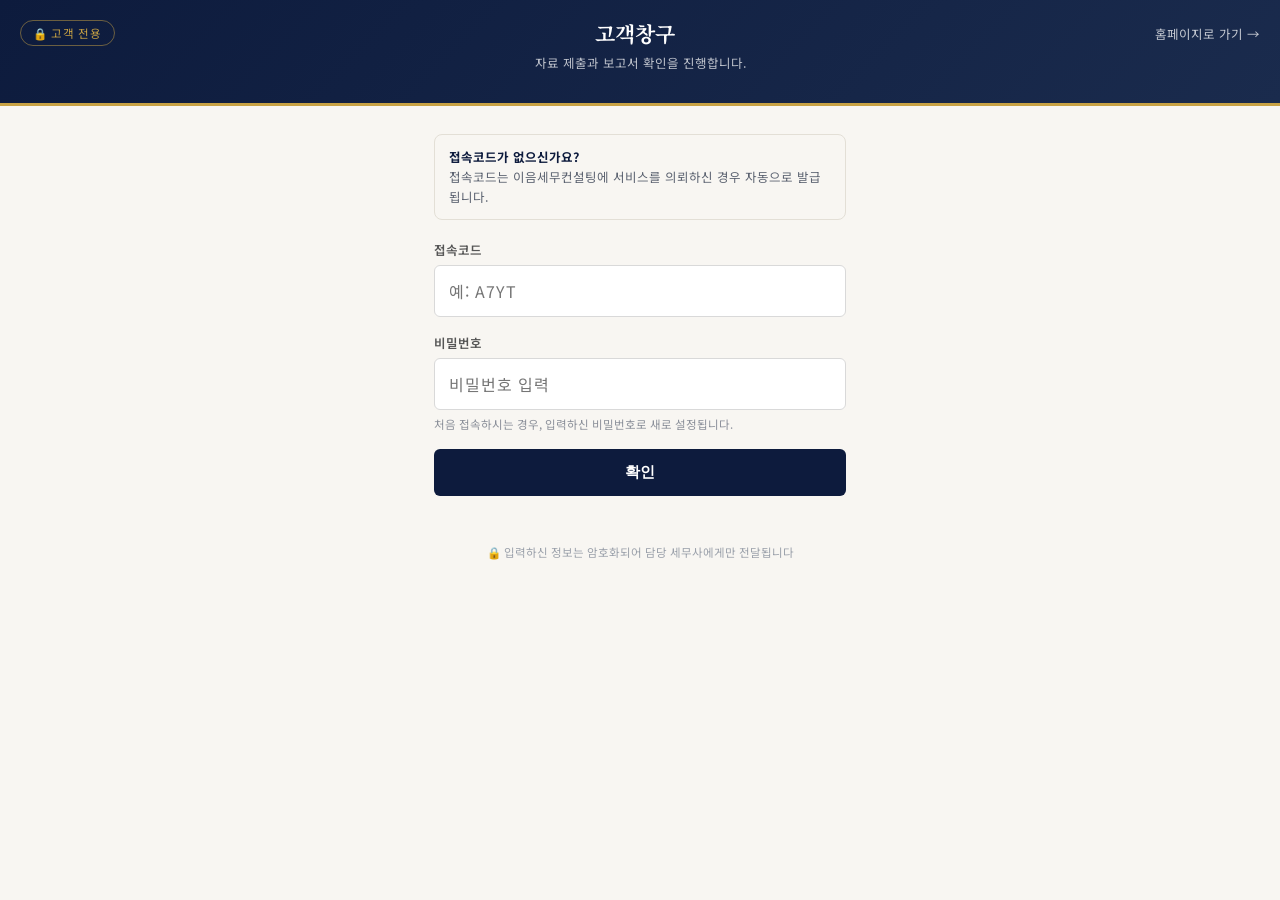
<file: my/index.html>
<!DOCTYPE html>
<html lang="ko">
<head>
<meta charset="UTF-8">
<meta name="viewport" content="width=device-width, initial-scale=1.0">
<meta name="robots" content="noindex">
<title>고객창구 — 이음세무컨설팅</title>
<link rel="icon" type="image/svg+xml" href="data:image/svg+xml,%3Csvg xmlns='http://www.w3.org/2000/svg' viewBox='0 0 64 64'%3E%3Crect width='64' height='64' rx='14' fill='%231b2a41'/%3E%3Ctext x='32' y='45' font-family='Georgia,serif' font-size='34' font-weight='700' fill='%23c9a227' text-anchor='middle'%3EN%3C/text%3E%3C/svg%3E">
<link rel="preconnect" href="https://fonts.googleapis.com">
<link href="https://fonts.googleapis.com/css2?family=Noto+Sans+KR:wght@400;500;700&family=Noto+Serif+KR:wght@500;700&display=swap" rel="stylesheet">
<style>
  :root{
    --navy:#0D1B3D;
    --navy-light:#1A2B4D;
    --gold:#C8A244;
    --ink:#22293A;
    --paper:#F8F6F2;
    --line:#E3DFD6;
    --danger:#c0392b;
  }
  *{ box-sizing:border-box; margin:0; padding:0; }
  html, body{ height:100%; }
  body{
    font-family:'Noto Sans KR', -apple-system, BlinkMacSystemFont, sans-serif;
    color:var(--ink);
    background:var(--paper);
    min-height:100vh;
    display:flex;
    flex-direction:column;
  }
  h1,h2,.serif{ font-family:'Noto Serif KR', serif; }
  a{ color:inherit; }

  .portal-header{
    width:100%;
    background:linear-gradient(135deg, var(--navy), var(--navy-light));
    border-bottom:3px solid var(--gold);
    color:#fff;
    padding:18px 20px 30px;
    text-align:center;
  }
  .title-row{
    display:flex; align-items:center; justify-content:space-between; gap:10px;
    margin-bottom:6px;
  }
  .back-link{
    display:inline-flex; align-items:center; gap:5px; flex-shrink:0;
    font-size:12.5px; color:rgba(255,255,255,0.75); text-decoration:none;
  }
  .back-link:hover{ color:#fff; text-decoration:underline; }

  .badge{
    display:inline-flex; align-items:center; gap:6px; flex-shrink:0;
    font-size:11.5px; letter-spacing:0.06em; color:var(--gold);
    border:1px solid rgba(200,162,68,0.5); border-radius:20px;
    padding:4px 12px;
  }
  .title-row h1{ flex:1; font-size:21px; font-weight:700; }
  .portal-header p{ font-size:12.5px; color:rgba(255,255,255,0.72); line-height:1.5; }

  .card-body{
    flex:1;
    width:100%;
    max-width:460px;
    margin:0 auto;
    padding:28px 24px 40px;
  }
  .intro{
    font-size:12.5px; color:#5b6270; line-height:1.6; background:#F8F6F2;
    border:1px solid var(--line); border-radius:8px; padding:12px 14px; margin-bottom:20px;
  }
  .intro b{ color:var(--navy); }

  label{ display:block; font-size:12.5px; font-weight:600; color:#555; margin-bottom:6px; }
  .pw-hint{ font-size:11.5px; color:#8a8f99; margin:-10px 0 16px; line-height:1.5; }
  input{
    width:100%;
    padding:13px 14px;
    font-size:16px;
    border:1px solid #d9d9d9;
    border-radius:6px;
    margin-bottom:16px;
    letter-spacing:1px;
    font-family:inherit;
  }
  input:focus{ outline:none; border-color:var(--gold); box-shadow:0 0 0 3px rgba(200,162,68,0.15); }
  button{
    width:100%;
    padding:14px;
    font-size:15px;
    font-weight:700;
    color:#fff;
    background:var(--navy);
    border:none;
    border-radius:6px;
    cursor:pointer;
    transition:background .15s;
  }
  button:hover{ background:var(--navy-light); }
  button:disabled{ opacity:0.55; cursor:default; }

  .msg{ margin-top:14px; font-size:13px; text-align:center; min-height:18px; }
  .msg.error{ color:var(--danger); }
  .msg.info{ color:#555; }

  .secure-line{
    display:flex; align-items:center; justify-content:center; gap:6px;
    font-size:11.5px; color:#9aa0aa; margin-top:16px;
  }
</style>
</head>
<body>
  <header class="portal-header">
    <div class="title-row">
      <div class="badge">🔒 고객 전용</div>
      <h1>고객창구</h1>
      <a class="back-link" href="/">홈페이지로 가기 →</a>
    </div>
    <p>자료 제출과 보고서 확인을 진행합니다.</p>
  </header>

  <main class="card-body">
      <div class="intro" id="noCodeIntro" style="display:none;">
        <b>접속코드가 없으신가요?</b><br>
        접속코드는 이음세무컨설팅에 서비스를 의뢰하신 경우 자동으로 발급됩니다.
      </div>
      <form id="loginForm">
        <div id="codeFieldWrap">
          <label for="reportId">접속코드</label>
          <input id="reportId" maxlength="4" autocapitalize="characters" placeholder="예: A7YT" required>
        </div>

        <label for="password" id="pwLabel">비밀번호</label>
        <input id="password" type="password" placeholder="비밀번호 입력" required>
        <div class="pw-hint" id="pwHint">처음 접속하시는 경우, 입력하신 비밀번호로 새로 설정됩니다.</div>

        <button type="submit" id="submitBtn">확인</button>
      </form>
      <div class="msg" id="msg"></div>

      <div class="secure-line">🔒 입력하신 정보는 암호화되어 담당 세무사에게만 전달됩니다</div>
  </main>

  <script src="/my/config.js"></script>
  <script>
    const form = document.getElementById('loginForm');
    const msgEl = document.getElementById('msg');
    const pwLabel = document.getElementById('pwLabel');
    const submitBtn = document.getElementById('submitBtn');
    let isSetupMode = false;

    // 고객은 항상 문자로 받은 링크(https://netax.kr/my/?report_id=XXXX)로 들어오므로,
    // 접속코드 입력칸은 평소엔 아예 숨기고 비밀번호만 입력하면 되게 한다.
    // 만약 링크 없이(코드 없이) 직접 들어온 경우에만 접속코드 입력칸과 안내문구를 보여준다.
    (function prefillReportId(){
      const params = new URLSearchParams(location.search);
      const fromUrl = (params.get('report_id') || '').trim().toUpperCase();
      if (fromUrl) {
        document.getElementById('reportId').value = fromUrl;
        document.getElementById('codeFieldWrap').style.display = 'none';
        document.getElementById('reportId').required = false;
        document.getElementById('password').focus();
      } else {
        document.getElementById('noCodeIntro').style.display = '';
      }
    })();

    function showMsg(text, type) {
      msgEl.textContent = text || '';
      msgEl.className = 'msg' + (type ? ' ' + type : '');
    }

    form.addEventListener('submit', async (e) => {
      e.preventDefault();
      const reportId = document.getElementById('reportId').value.trim().toUpperCase();
      const password = document.getElementById('password').value;
      if (!reportId || !password) return;

      submitBtn.disabled = true;
      showMsg('확인 중입니다...', 'info');

      try {
        const passwordHash = await sha256Hex(password);
        const result = await callGas({ action: 'login', report_id: reportId, password_hash: passwordHash });

        if (result.needs_setup) {
          isSetupMode = true;
          pwLabel.textContent = '최초 접속입니다. 사용할 비밀번호를 설정해주세요';
          document.getElementById('pwHint').style.display = 'none';
          showMsg(result.customer_name + '님, 비밀번호를 설정해주세요.', 'info');
          document.getElementById('password').value = '';
          submitBtn.disabled = false;
          return;
        }
        if (!result.success) {
          showMsg(result.message || '오류가 발생했습니다.', 'error');
          submitBtn.disabled = false;
          return;
        }

        saveSession({
          report_id: reportId,
          password_hash: passwordHash,
          customer_name: result.customer_name,
          case_name: result.case_name
        });

        showMsg(result.customer_name + '님, 확인되었습니다.', 'info');
        renderMenu();
      } catch (err) {
        showMsg('연결 중 오류가 발생했습니다: ' + err.message, 'error');
        submitBtn.disabled = false;
      }
    });

    function renderMenu() {
      document.querySelector('.card-body').innerHTML = `
        <div style="text-align:center;">
          <button style="margin-bottom:12px;" onclick="location.href='/my/upload/'">📤 자료제출함</button>
          <button style="background:#555;" onclick="location.href='/my/report/'">📄 보고서함</button>
        </div>
      `;
    }

    // 이미 로그인 세션이 있으면 바로 메뉴 표시
    (function initFromSession() {
      const s = loadSession();
      if (s && s.report_id && s.password_hash) {
        renderMenu();
      }
    })();
  </script>
</body>
</html>
</file>
